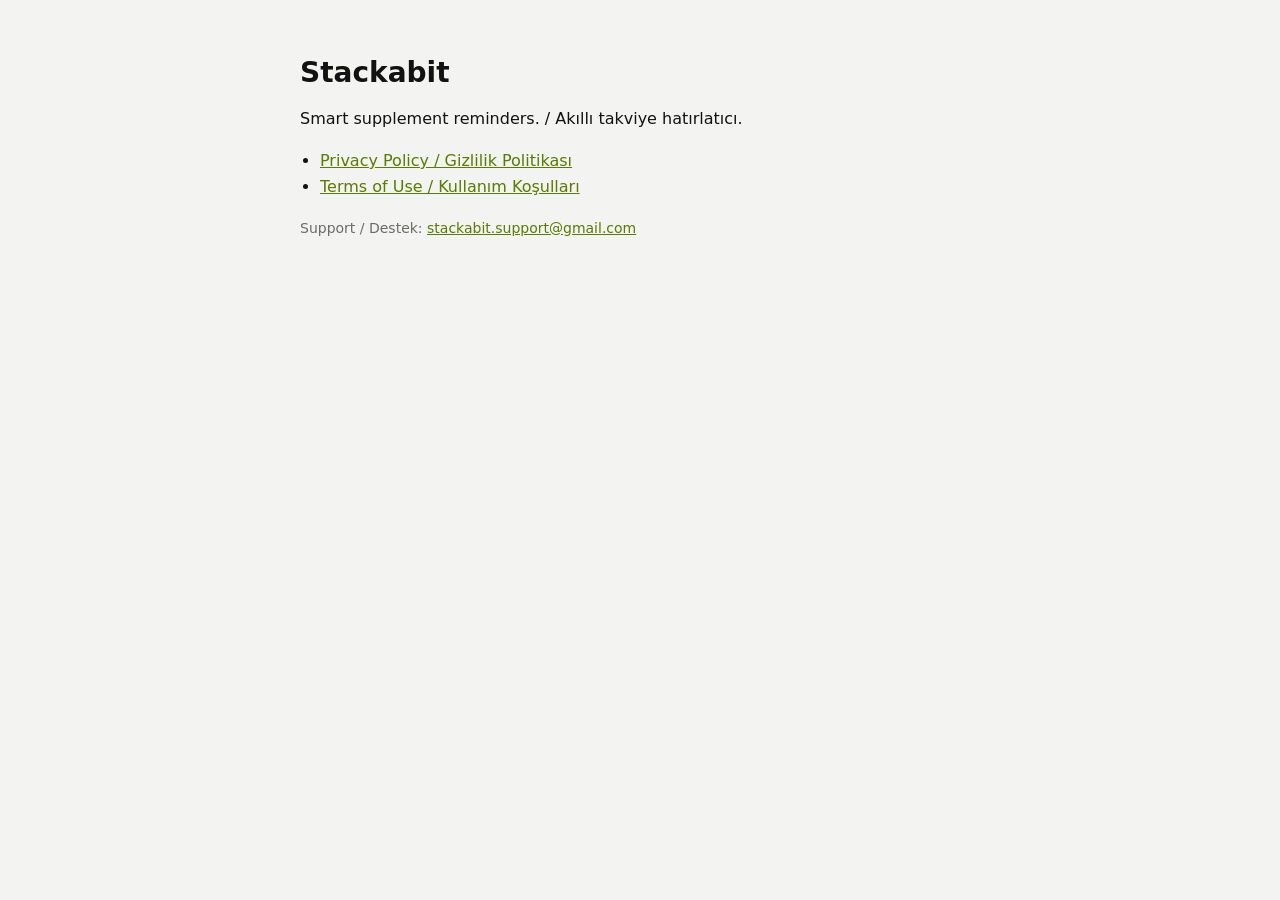
<file: index.html>
<!doctype html>
<html lang="en"><head><meta charset="utf-8"><meta name="viewport" content="width=device-width,initial-scale=1">
<title>Stackabit</title><link rel="stylesheet" href="style.css"></head>
<body><main>
<h1>Stackabit</h1>
<p>Smart supplement reminders. / Akıllı takviye hatırlatıcı.</p>
<ul>
<li><a href="privacy/">Privacy Policy / Gizlilik Politikası</a></li>
<li><a href="terms/">Terms of Use / Kullanım Koşulları</a></li>
</ul>
<p class="muted">Support / Destek: <a href="mailto:stackabit.support@gmail.com">stackabit.support@gmail.com</a></p>
</main></body></html>
</file>
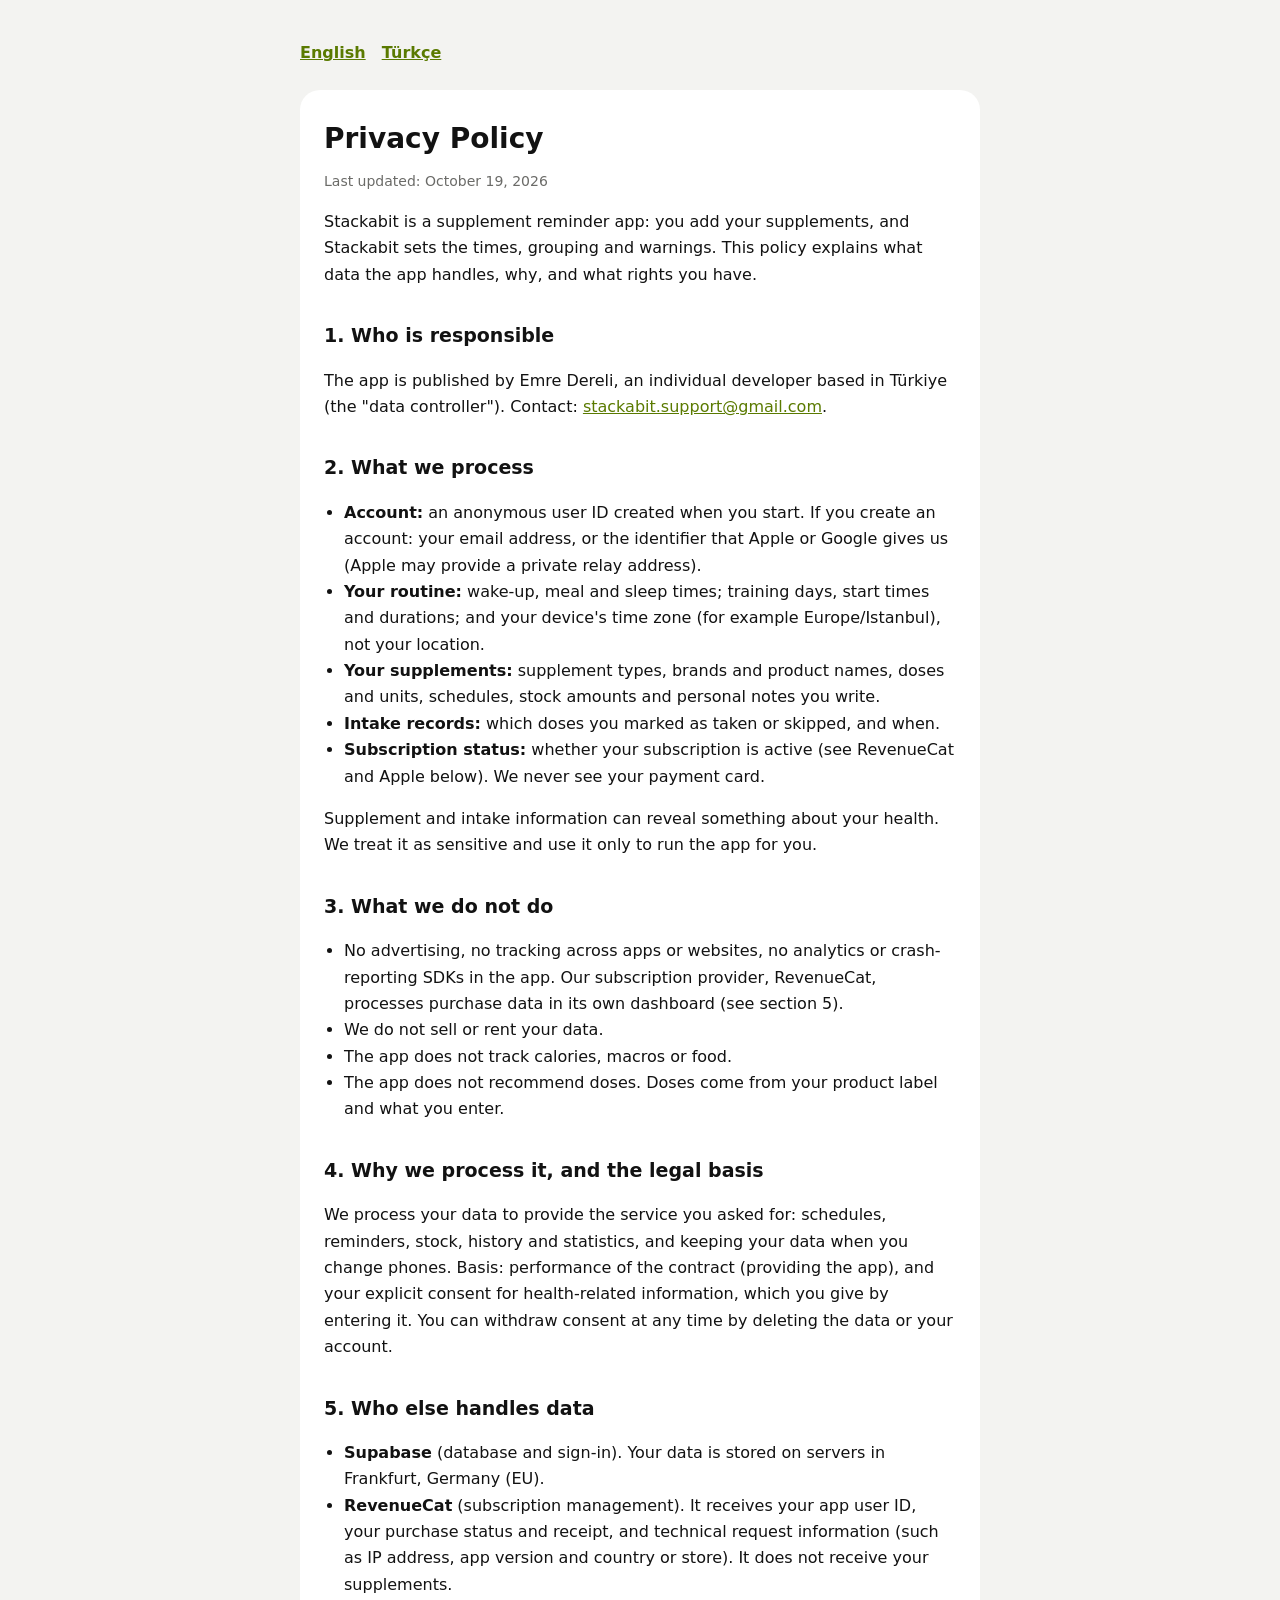
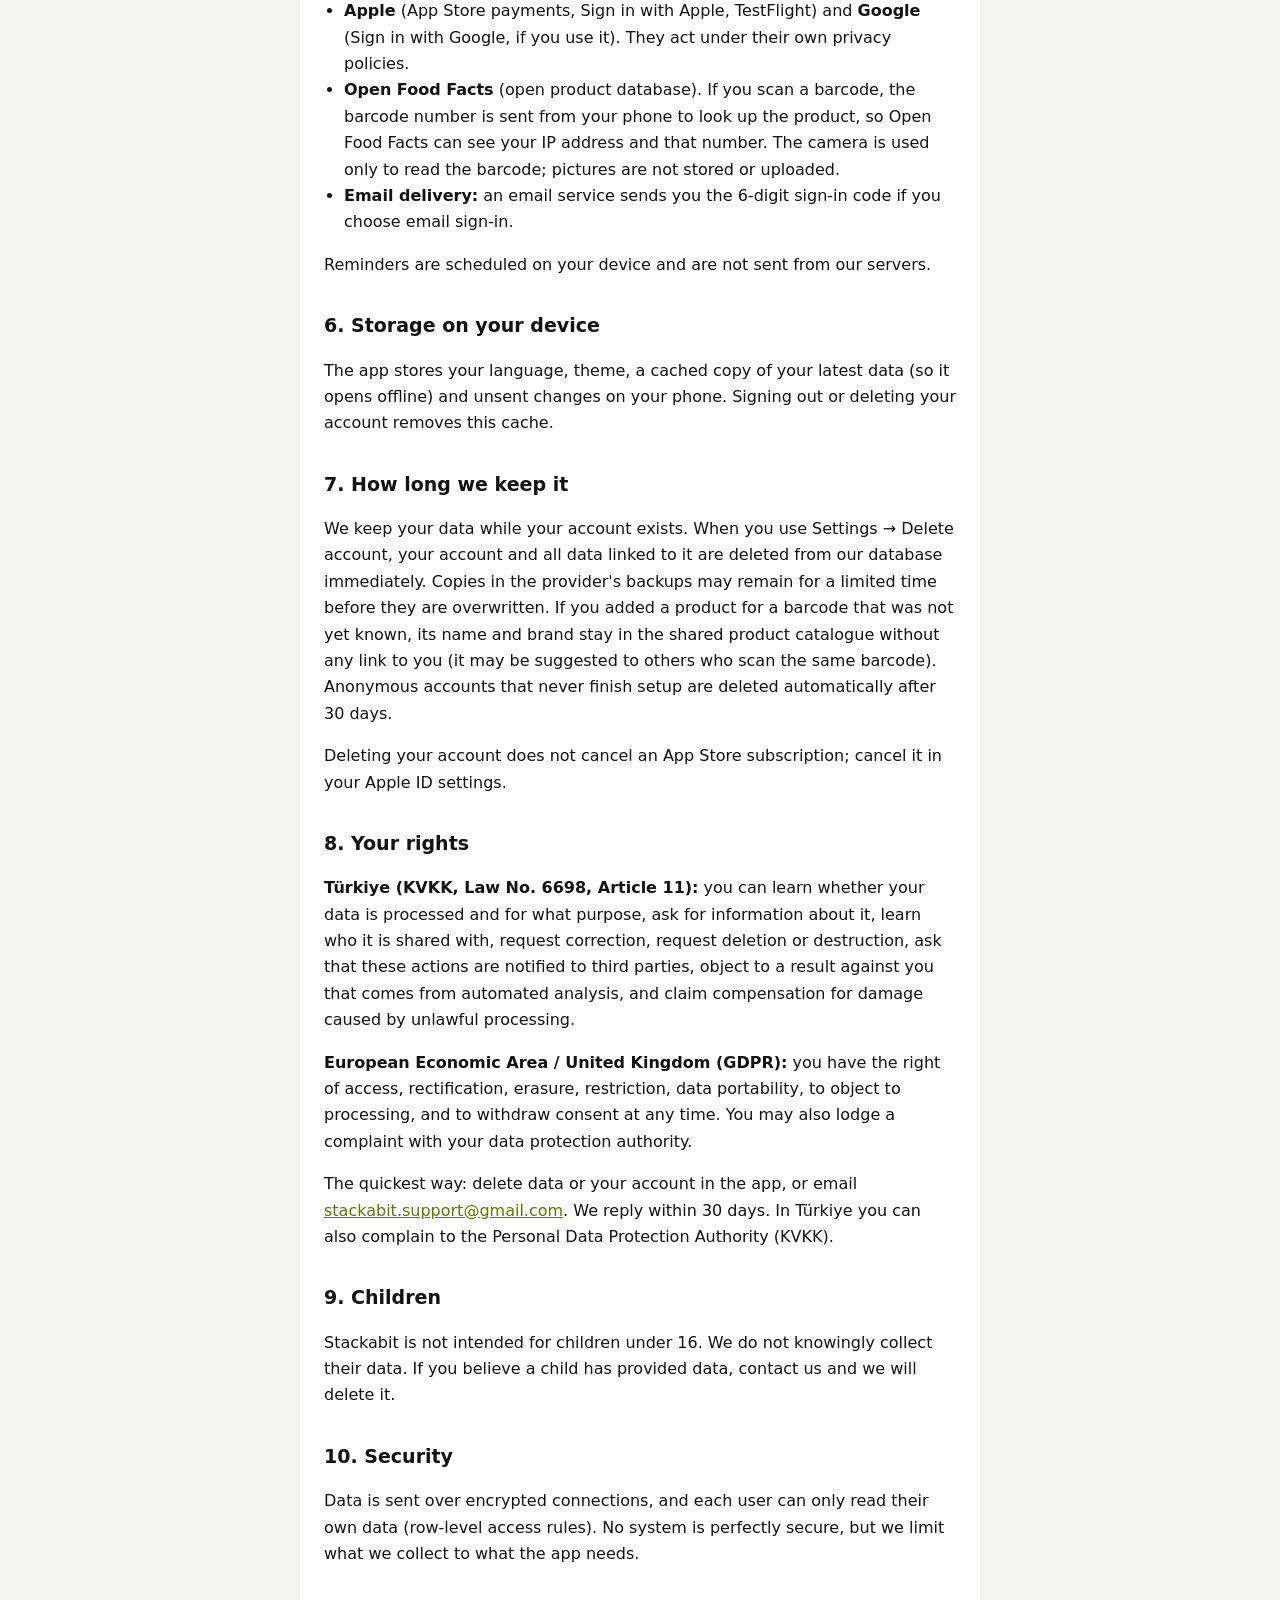
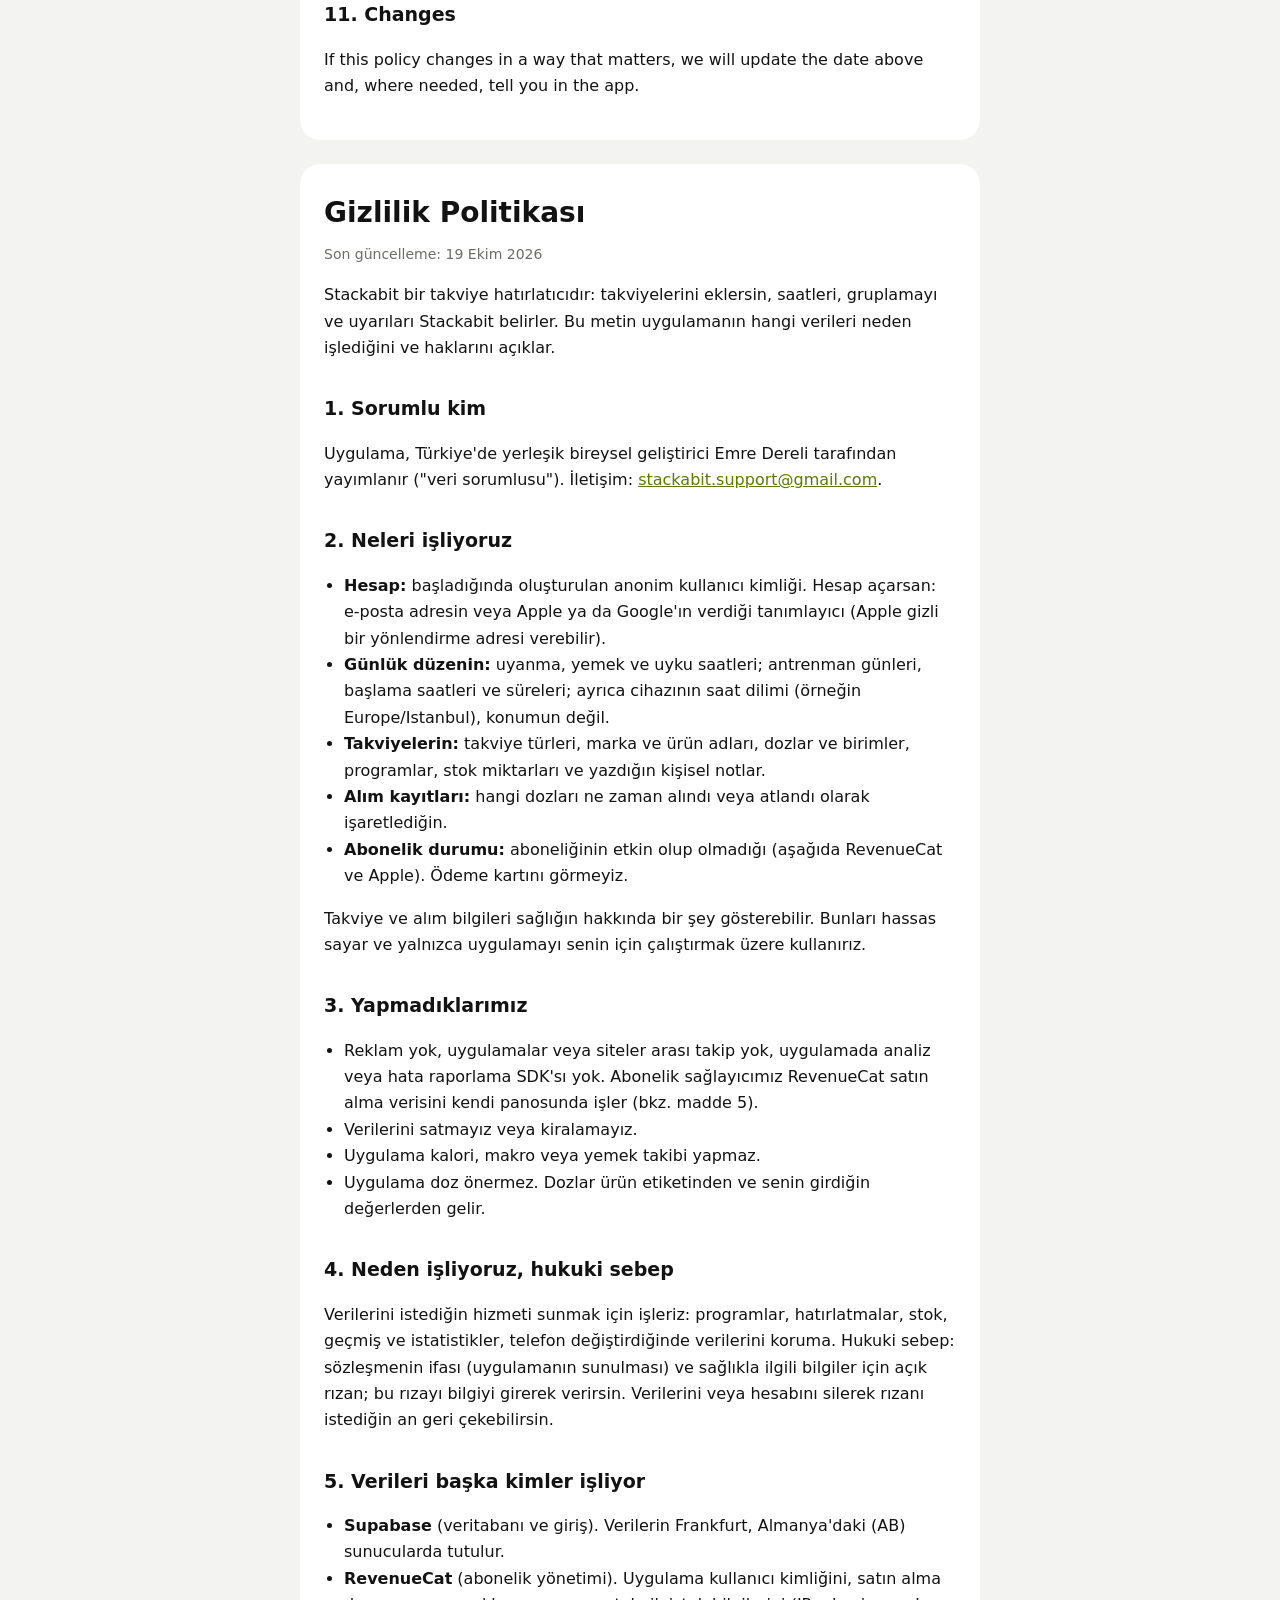
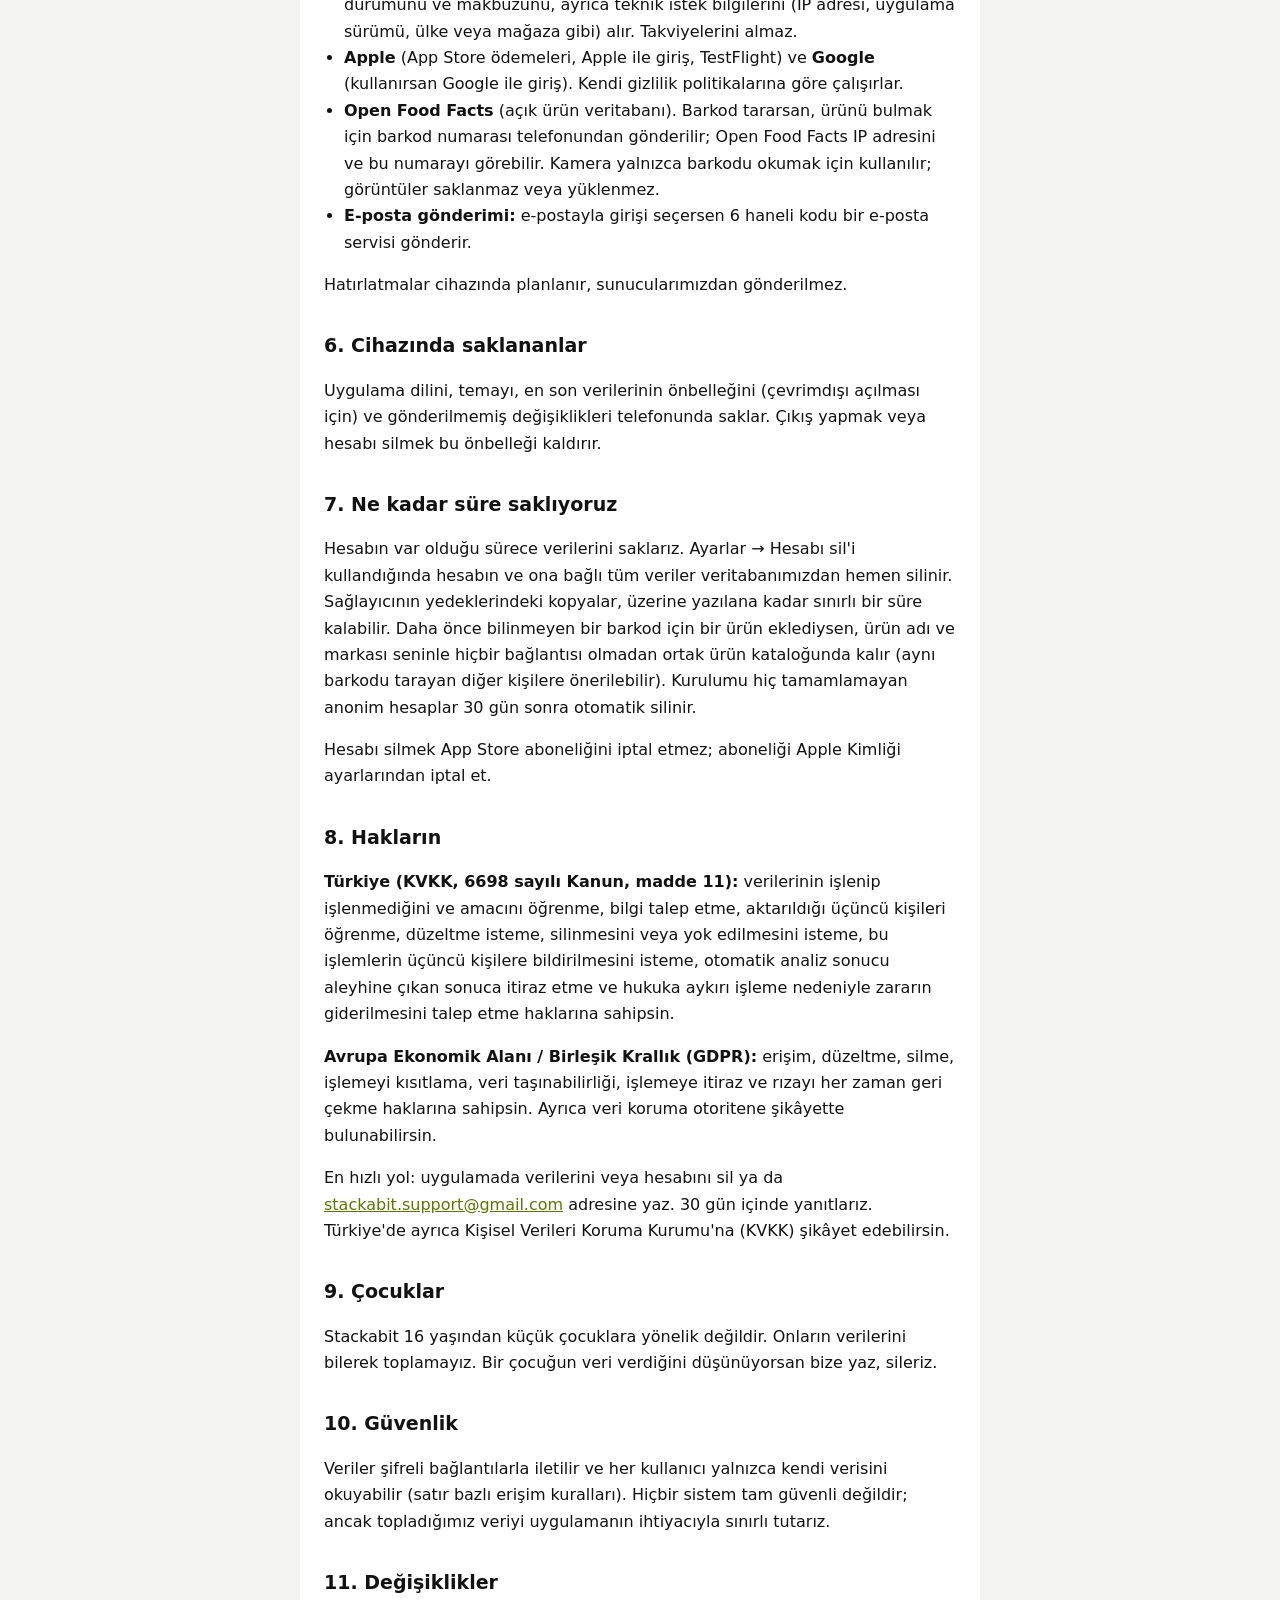
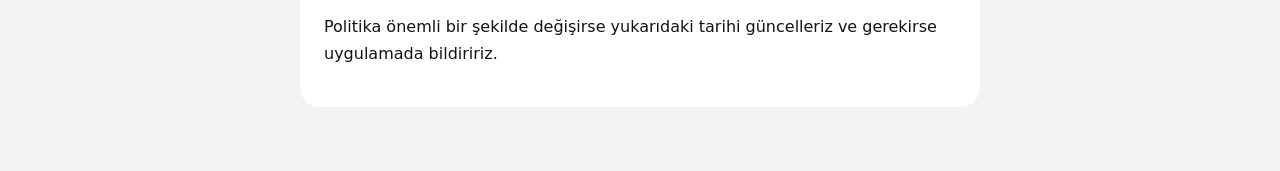
<file: privacy/index.html>
<!doctype html>
<html lang="en"><head><meta charset="utf-8"><meta name="viewport" content="width=device-width,initial-scale=1">
<title>Stackabit Privacy Policy / Gizlilik Politikası</title><link rel="stylesheet" href="../style.css"></head>
<body><main>
<nav class="lang"><a href="#en">English</a><a href="#tr">Türkçe</a></nav>

<section class="doc" id="en" lang="en">
<h1>Privacy Policy</h1>
<p class="muted">Last updated: October 19, 2026</p>

<p>Stackabit is a supplement reminder app: you add your supplements, and Stackabit sets the times, grouping and warnings. This policy explains what data the app handles, why, and what rights you have.</p>

<h2>1. Who is responsible</h2>
<p>The app is published by Emre Dereli, an individual developer based in Türkiye (the "data controller"). Contact: <a href="mailto:stackabit.support@gmail.com">stackabit.support@gmail.com</a>.</p>

<h2>2. What we process</h2>
<ul>
<li><strong>Account:</strong> an anonymous user ID created when you start. If you create an account: your email address, or the identifier that Apple or Google gives us (Apple may provide a private relay address).</li>
<li><strong>Your routine:</strong> wake-up, meal and sleep times; training days, start times and durations; and your device's time zone (for example Europe/Istanbul), not your location.</li>
<li><strong>Your supplements:</strong> supplement types, brands and product names, doses and units, schedules, stock amounts and personal notes you write.</li>
<li><strong>Intake records:</strong> which doses you marked as taken or skipped, and when.</li>
<li><strong>Subscription status:</strong> whether your subscription is active (see RevenueCat and Apple below). We never see your payment card.</li>
</ul>
<p>Supplement and intake information can reveal something about your health. We treat it as sensitive and use it only to run the app for you.</p>

<h2>3. What we do not do</h2>
<ul>
<li>No advertising, no tracking across apps or websites, no analytics or crash-reporting SDKs in the app. Our subscription provider, RevenueCat, processes purchase data in its own dashboard (see section 5).</li>
<li>We do not sell or rent your data.</li>
<li>The app does not track calories, macros or food.</li>
<li>The app does not recommend doses. Doses come from your product label and what you enter.</li>
</ul>

<h2>4. Why we process it, and the legal basis</h2>
<p>We process your data to provide the service you asked for: schedules, reminders, stock, history and statistics, and keeping your data when you change phones. Basis: performance of the contract (providing the app), and your explicit consent for health-related information, which you give by entering it. You can withdraw consent at any time by deleting the data or your account.</p>

<h2>5. Who else handles data</h2>
<ul>
<li><strong>Supabase</strong> (database and sign-in). Your data is stored on servers in Frankfurt, Germany (EU).</li>
<li><strong>RevenueCat</strong> (subscription management). It receives your app user ID, your purchase status and receipt, and technical request information (such as IP address, app version and country or store). It does not receive your supplements.</li>
<li><strong>Apple</strong> (App Store payments, Sign in with Apple, TestFlight) and <strong>Google</strong> (Sign in with Google, if you use it). They act under their own privacy policies.</li>
<li><strong>Open Food Facts</strong> (open product database). If you scan a barcode, the barcode number is sent from your phone to look up the product, so Open Food Facts can see your IP address and that number. The camera is used only to read the barcode; pictures are not stored or uploaded.</li>
<li><strong>Email delivery:</strong> an email service sends you the 6-digit sign-in code if you choose email sign-in.</li>
</ul>
<p>Reminders are scheduled on your device and are not sent from our servers.</p>

<h2>6. Storage on your device</h2>
<p>The app stores your language, theme, a cached copy of your latest data (so it opens offline) and unsent changes on your phone. Signing out or deleting your account removes this cache.</p>

<h2>7. How long we keep it</h2>
<p>We keep your data while your account exists. When you use Settings &rarr; Delete account, your account and all data linked to it are deleted from our database immediately. Copies in the provider's backups may remain for a limited time before they are overwritten. If you added a product for a barcode that was not yet known, its name and brand stay in the shared product catalogue without any link to you (it may be suggested to others who scan the same barcode). Anonymous accounts that never finish setup are deleted automatically after 30 days.</p>
<p>Deleting your account does not cancel an App Store subscription; cancel it in your Apple ID settings.</p>

<h2>8. Your rights</h2>
<p><strong>Türkiye (KVKK, Law No. 6698, Article 11):</strong> you can learn whether your data is processed and for what purpose, ask for information about it, learn who it is shared with, request correction, request deletion or destruction, ask that these actions are notified to third parties, object to a result against you that comes from automated analysis, and claim compensation for damage caused by unlawful processing.</p>
<p><strong>European Economic Area / United Kingdom (GDPR):</strong> you have the right of access, rectification, erasure, restriction, data portability, to object to processing, and to withdraw consent at any time. You may also lodge a complaint with your data protection authority.</p>
<p>The quickest way: delete data or your account in the app, or email <a href="mailto:stackabit.support@gmail.com">stackabit.support@gmail.com</a>. We reply within 30 days. In Türkiye you can also complain to the Personal Data Protection Authority (KVKK).</p>

<h2>9. Children</h2>
<p>Stackabit is not intended for children under 16. We do not knowingly collect their data. If you believe a child has provided data, contact us and we will delete it.</p>

<h2>10. Security</h2>
<p>Data is sent over encrypted connections, and each user can only read their own data (row-level access rules). No system is perfectly secure, but we limit what we collect to what the app needs.</p>

<h2>11. Changes</h2>
<p>If this policy changes in a way that matters, we will update the date above and, where needed, tell you in the app.</p>
</section>

<section class="doc" id="tr" lang="tr">
<h1>Gizlilik Politikası</h1>
<p class="muted">Son güncelleme: 19 Ekim 2026</p>

<p>Stackabit bir takviye hatırlatıcıdır: takviyelerini eklersin, saatleri, gruplamayı ve uyarıları Stackabit belirler. Bu metin uygulamanın hangi verileri neden işlediğini ve haklarını açıklar.</p>

<h2>1. Sorumlu kim</h2>
<p>Uygulama, Türkiye'de yerleşik bireysel geliştirici Emre Dereli tarafından yayımlanır ("veri sorumlusu"). İletişim: <a href="mailto:stackabit.support@gmail.com">stackabit.support@gmail.com</a>.</p>

<h2>2. Neleri işliyoruz</h2>
<ul>
<li><strong>Hesap:</strong> başladığında oluşturulan anonim kullanıcı kimliği. Hesap açarsan: e-posta adresin veya Apple ya da Google'ın verdiği tanımlayıcı (Apple gizli bir yönlendirme adresi verebilir).</li>
<li><strong>Günlük düzenin:</strong> uyanma, yemek ve uyku saatleri; antrenman günleri, başlama saatleri ve süreleri; ayrıca cihazının saat dilimi (örneğin Europe/Istanbul), konumun değil.</li>
<li><strong>Takviyelerin:</strong> takviye türleri, marka ve ürün adları, dozlar ve birimler, programlar, stok miktarları ve yazdığın kişisel notlar.</li>
<li><strong>Alım kayıtları:</strong> hangi dozları ne zaman alındı veya atlandı olarak işaretlediğin.</li>
<li><strong>Abonelik durumu:</strong> aboneliğinin etkin olup olmadığı (aşağıda RevenueCat ve Apple). Ödeme kartını görmeyiz.</li>
</ul>
<p>Takviye ve alım bilgileri sağlığın hakkında bir şey gösterebilir. Bunları hassas sayar ve yalnızca uygulamayı senin için çalıştırmak üzere kullanırız.</p>

<h2>3. Yapmadıklarımız</h2>
<ul>
<li>Reklam yok, uygulamalar veya siteler arası takip yok, uygulamada analiz veya hata raporlama SDK'sı yok. Abonelik sağlayıcımız RevenueCat satın alma verisini kendi panosunda işler (bkz. madde 5).</li>
<li>Verilerini satmayız veya kiralamayız.</li>
<li>Uygulama kalori, makro veya yemek takibi yapmaz.</li>
<li>Uygulama doz önermez. Dozlar ürün etiketinden ve senin girdiğin değerlerden gelir.</li>
</ul>

<h2>4. Neden işliyoruz, hukuki sebep</h2>
<p>Verilerini istediğin hizmeti sunmak için işleriz: programlar, hatırlatmalar, stok, geçmiş ve istatistikler, telefon değiştirdiğinde verilerini koruma. Hukuki sebep: sözleşmenin ifası (uygulamanın sunulması) ve sağlıkla ilgili bilgiler için açık rızan; bu rızayı bilgiyi girerek verirsin. Verilerini veya hesabını silerek rızanı istediğin an geri çekebilirsin.</p>

<h2>5. Verileri başka kimler işliyor</h2>
<ul>
<li><strong>Supabase</strong> (veritabanı ve giriş). Verilerin Frankfurt, Almanya'daki (AB) sunucularda tutulur.</li>
<li><strong>RevenueCat</strong> (abonelik yönetimi). Uygulama kullanıcı kimliğini, satın alma durumunu ve makbuzunu, ayrıca teknik istek bilgilerini (IP adresi, uygulama sürümü, ülke veya mağaza gibi) alır. Takviyelerini almaz.</li>
<li><strong>Apple</strong> (App Store ödemeleri, Apple ile giriş, TestFlight) ve <strong>Google</strong> (kullanırsan Google ile giriş). Kendi gizlilik politikalarına göre çalışırlar.</li>
<li><strong>Open Food Facts</strong> (açık ürün veritabanı). Barkod tararsan, ürünü bulmak için barkod numarası telefonundan gönderilir; Open Food Facts IP adresini ve bu numarayı görebilir. Kamera yalnızca barkodu okumak için kullanılır; görüntüler saklanmaz veya yüklenmez.</li>
<li><strong>E-posta gönderimi:</strong> e-postayla girişi seçersen 6 haneli kodu bir e-posta servisi gönderir.</li>
</ul>
<p>Hatırlatmalar cihazında planlanır, sunucularımızdan gönderilmez.</p>

<h2>6. Cihazında saklananlar</h2>
<p>Uygulama dilini, temayı, en son verilerinin önbelleğini (çevrimdışı açılması için) ve gönderilmemiş değişiklikleri telefonunda saklar. Çıkış yapmak veya hesabı silmek bu önbelleği kaldırır.</p>

<h2>7. Ne kadar süre saklıyoruz</h2>
<p>Hesabın var olduğu sürece verilerini saklarız. Ayarlar &rarr; Hesabı sil'i kullandığında hesabın ve ona bağlı tüm veriler veritabanımızdan hemen silinir. Sağlayıcının yedeklerindeki kopyalar, üzerine yazılana kadar sınırlı bir süre kalabilir. Daha önce bilinmeyen bir barkod için bir ürün eklediysen, ürün adı ve markası seninle hiçbir bağlantısı olmadan ortak ürün kataloğunda kalır (aynı barkodu tarayan diğer kişilere önerilebilir). Kurulumu hiç tamamlamayan anonim hesaplar 30 gün sonra otomatik silinir.</p>
<p>Hesabı silmek App Store aboneliğini iptal etmez; aboneliği Apple Kimliği ayarlarından iptal et.</p>

<h2>8. Hakların</h2>
<p><strong>Türkiye (KVKK, 6698 sayılı Kanun, madde 11):</strong> verilerinin işlenip işlenmediğini ve amacını öğrenme, bilgi talep etme, aktarıldığı üçüncü kişileri öğrenme, düzeltme isteme, silinmesini veya yok edilmesini isteme, bu işlemlerin üçüncü kişilere bildirilmesini isteme, otomatik analiz sonucu aleyhine çıkan sonuca itiraz etme ve hukuka aykırı işleme nedeniyle zararın giderilmesini talep etme haklarına sahipsin.</p>
<p><strong>Avrupa Ekonomik Alanı / Birleşik Krallık (GDPR):</strong> erişim, düzeltme, silme, işlemeyi kısıtlama, veri taşınabilirliği, işlemeye itiraz ve rızayı her zaman geri çekme haklarına sahipsin. Ayrıca veri koruma otoritene şikâyette bulunabilirsin.</p>
<p>En hızlı yol: uygulamada verilerini veya hesabını sil ya da <a href="mailto:stackabit.support@gmail.com">stackabit.support@gmail.com</a> adresine yaz. 30 gün içinde yanıtlarız. Türkiye'de ayrıca Kişisel Verileri Koruma Kurumu'na (KVKK) şikâyet edebilirsin.</p>

<h2>9. Çocuklar</h2>
<p>Stackabit 16 yaşından küçük çocuklara yönelik değildir. Onların verilerini bilerek toplamayız. Bir çocuğun veri verdiğini düşünüyorsan bize yaz, sileriz.</p>

<h2>10. Güvenlik</h2>
<p>Veriler şifreli bağlantılarla iletilir ve her kullanıcı yalnızca kendi verisini okuyabilir (satır bazlı erişim kuralları). Hiçbir sistem tam güvenli değildir; ancak topladığımız veriyi uygulamanın ihtiyacıyla sınırlı tutarız.</p>

<h2>11. Değişiklikler</h2>
<p>Politika önemli bir şekilde değişirse yukarıdaki tarihi güncelleriz ve gerekirse uygulamada bildiririz.</p>
</section>
</main></body></html>
</file>
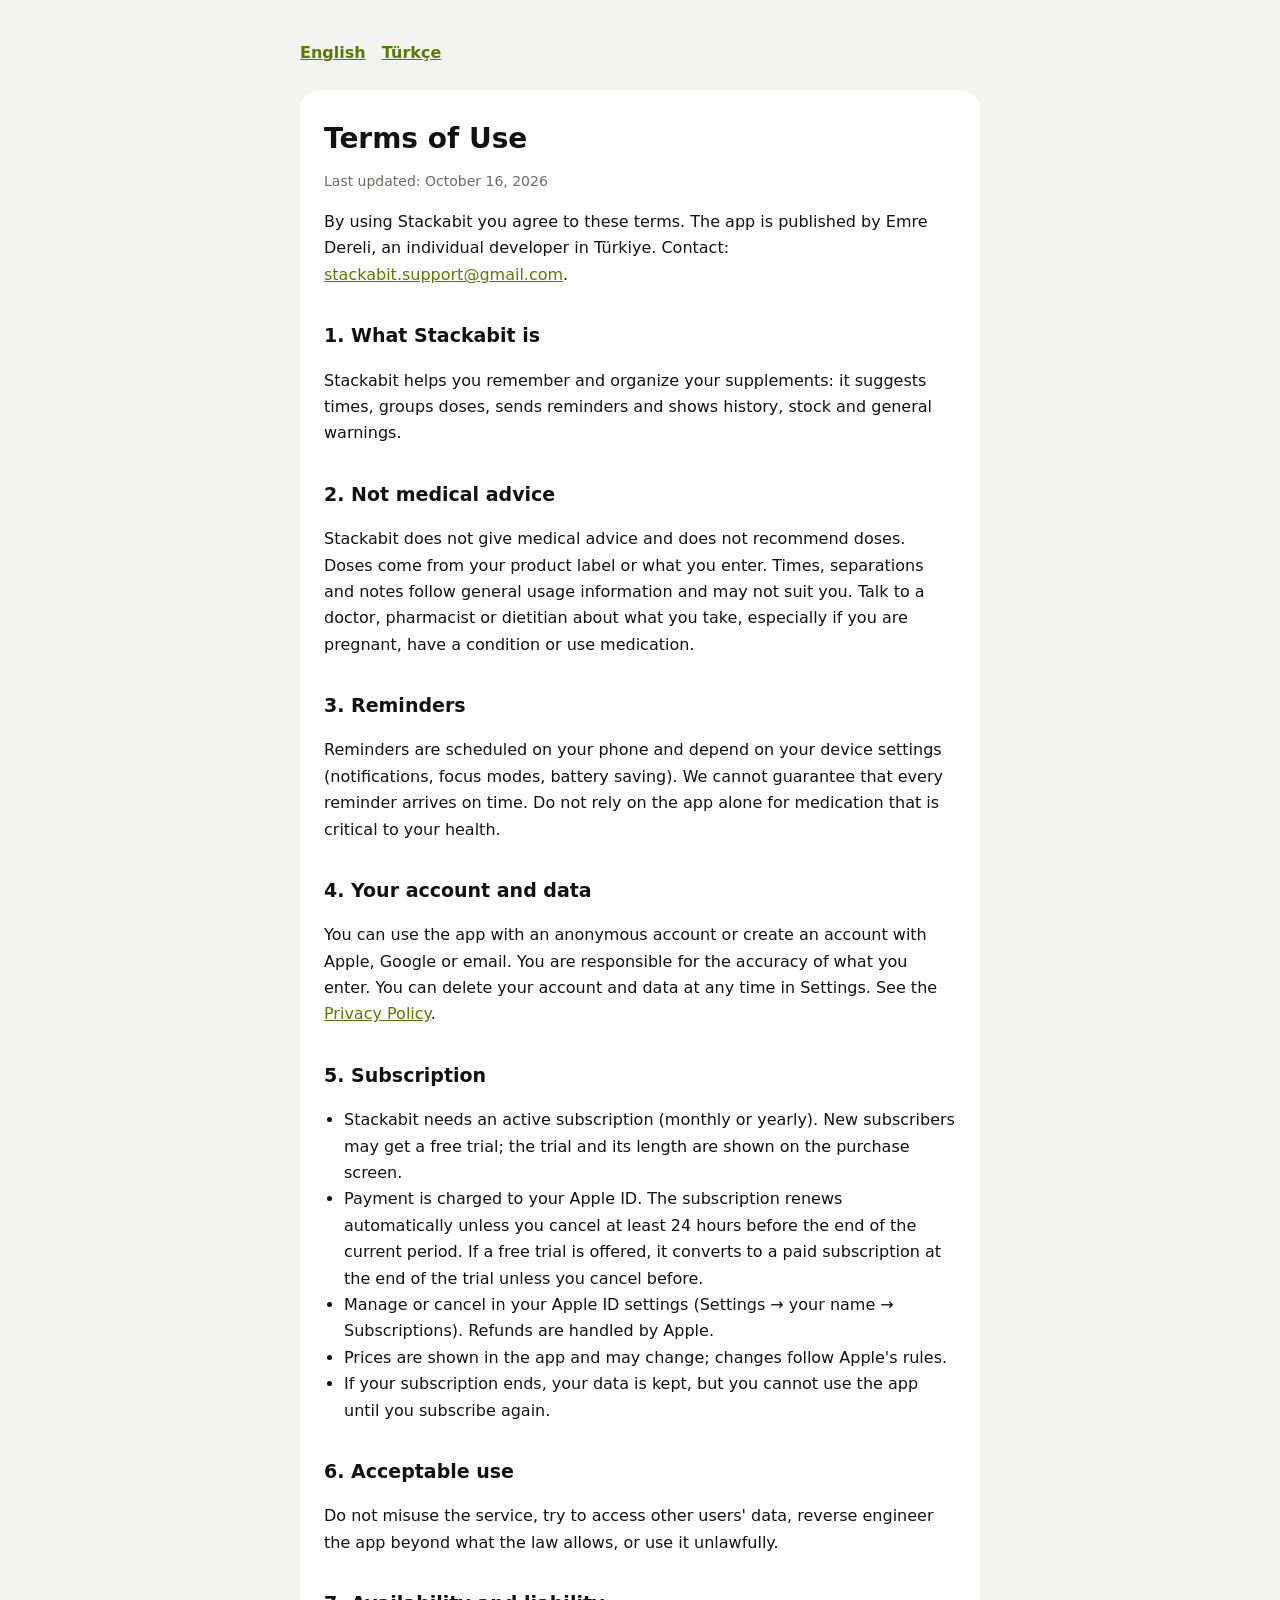
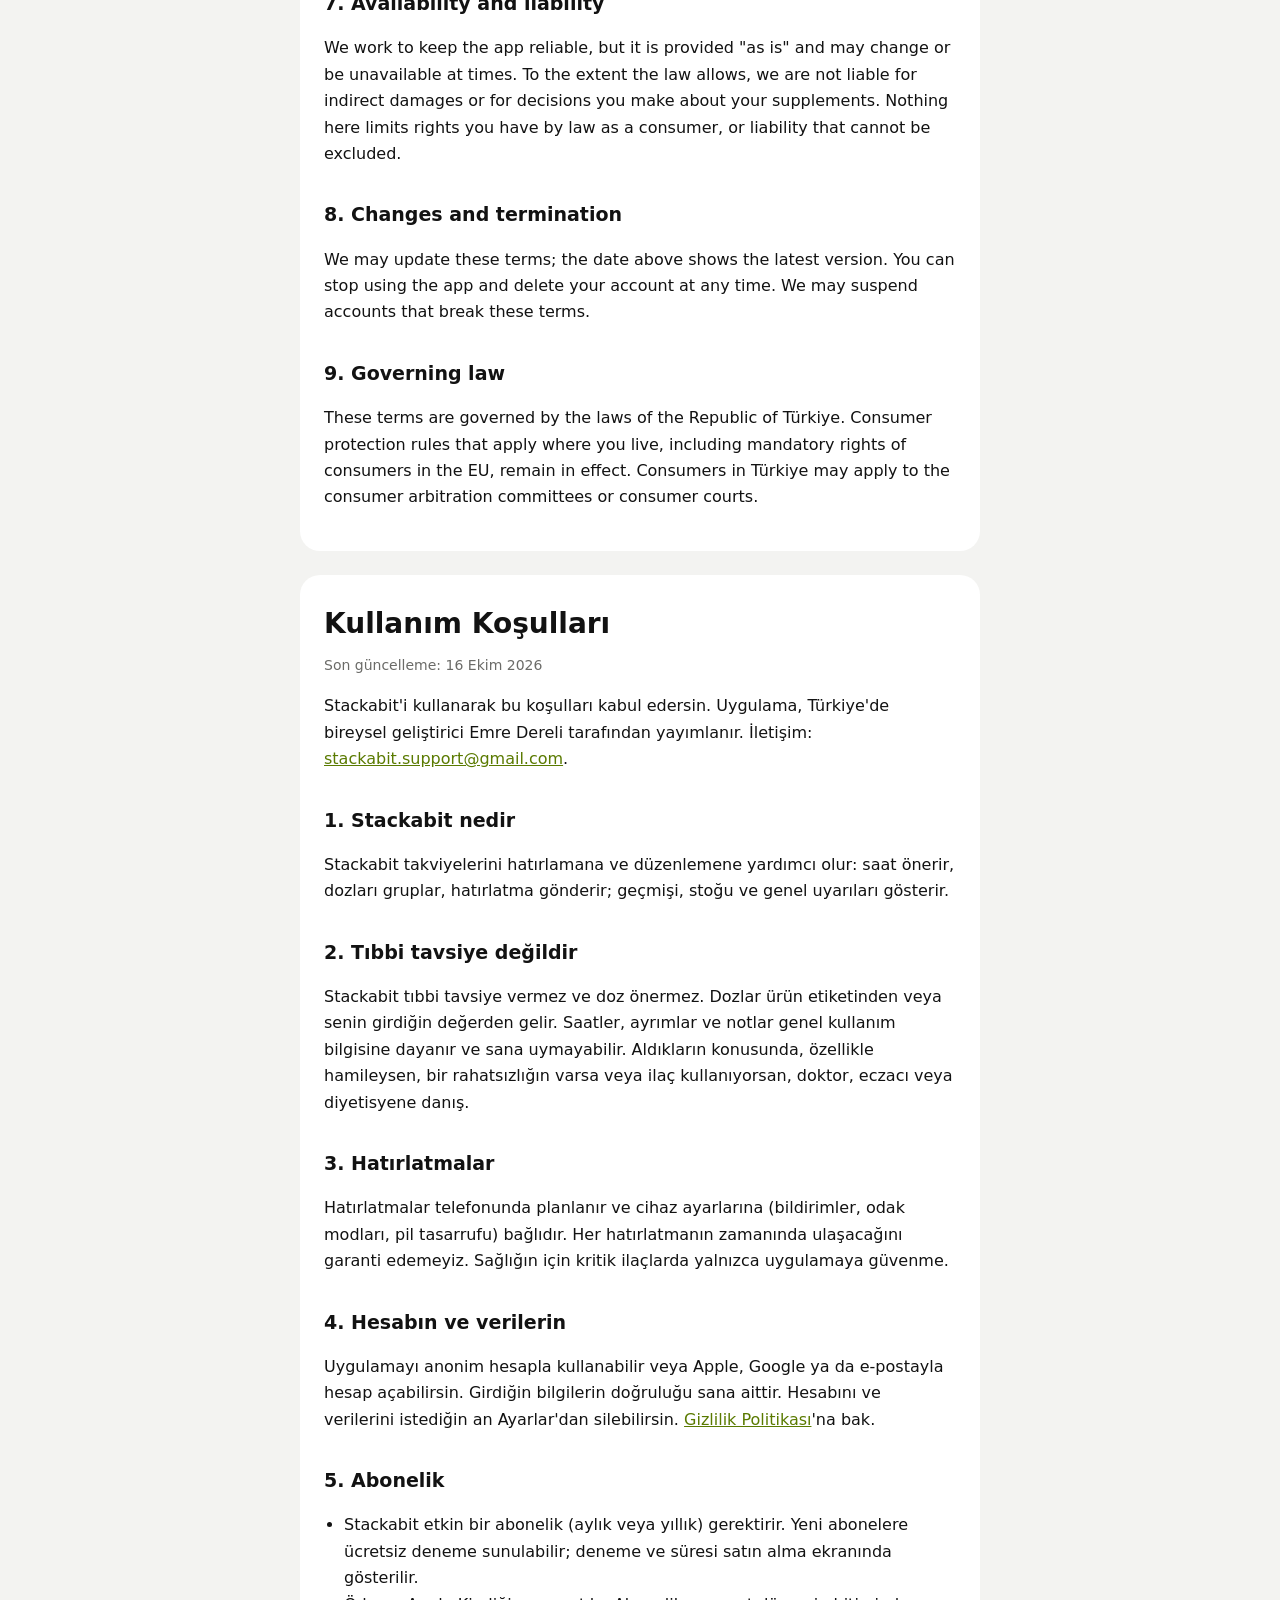
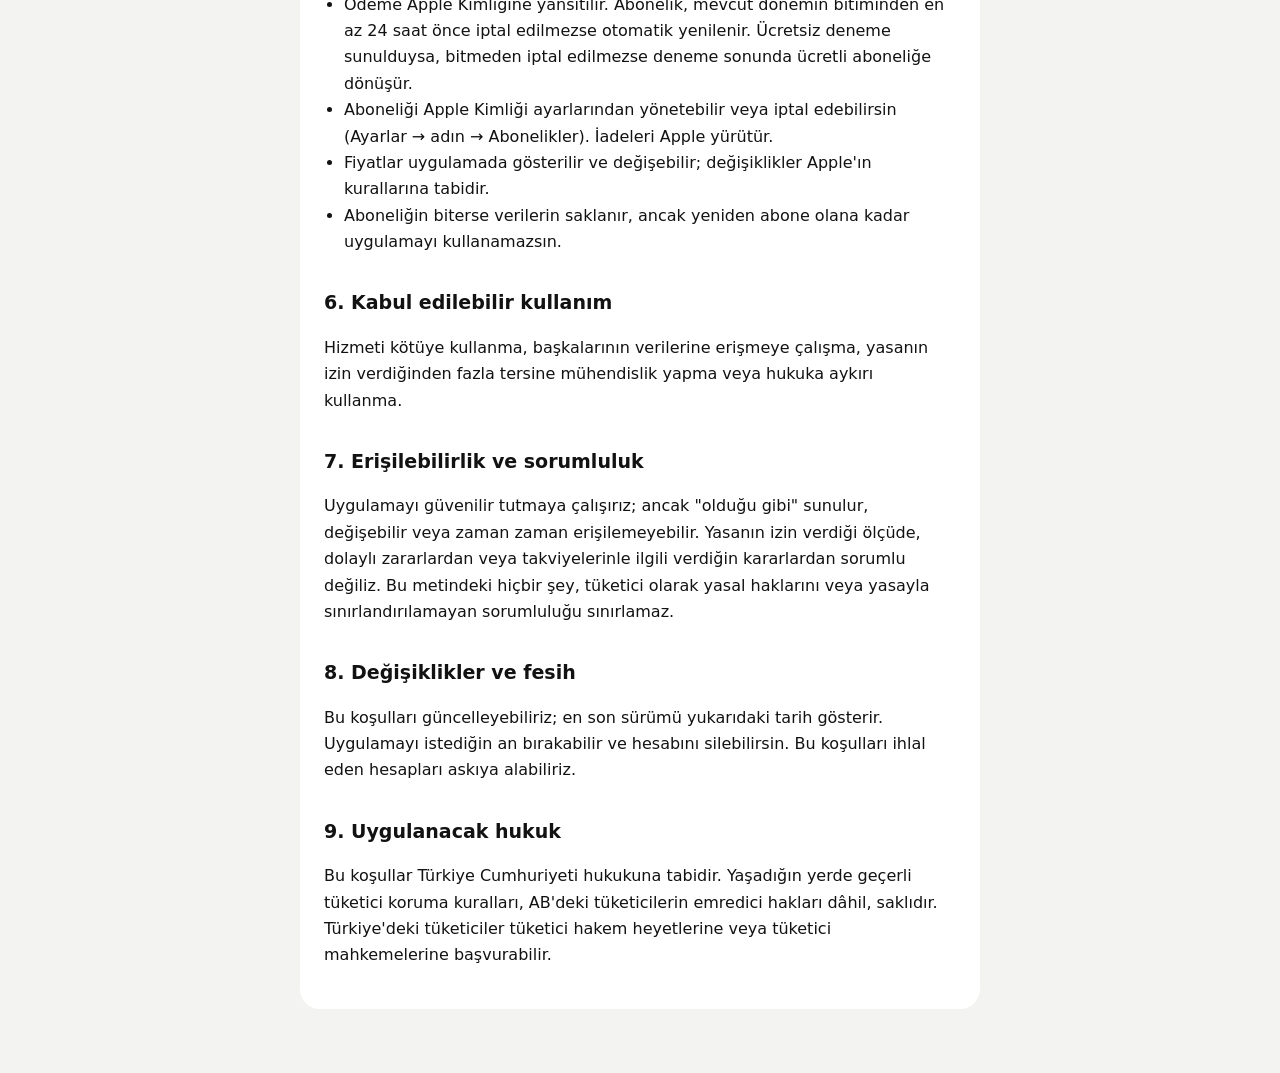
<file: terms/index.html>
<!doctype html>
<html lang="en"><head><meta charset="utf-8"><meta name="viewport" content="width=device-width,initial-scale=1">
<title>Stackabit Terms of Use / Kullanım Koşulları</title><link rel="stylesheet" href="../style.css"></head>
<body><main>
<nav class="lang"><a href="#en">English</a><a href="#tr">Türkçe</a></nav>

<section class="doc" id="en" lang="en">
<h1>Terms of Use</h1>
<p class="muted">Last updated: October 16, 2026</p>

<p>By using Stackabit you agree to these terms. The app is published by Emre Dereli, an individual developer in Türkiye. Contact: <a href="mailto:stackabit.support@gmail.com">stackabit.support@gmail.com</a>.</p>

<h2>1. What Stackabit is</h2>
<p>Stackabit helps you remember and organize your supplements: it suggests times, groups doses, sends reminders and shows history, stock and general warnings.</p>

<h2>2. Not medical advice</h2>
<p>Stackabit does not give medical advice and does not recommend doses. Doses come from your product label or what you enter. Times, separations and notes follow general usage information and may not suit you. Talk to a doctor, pharmacist or dietitian about what you take, especially if you are pregnant, have a condition or use medication.</p>

<h2>3. Reminders</h2>
<p>Reminders are scheduled on your phone and depend on your device settings (notifications, focus modes, battery saving). We cannot guarantee that every reminder arrives on time. Do not rely on the app alone for medication that is critical to your health.</p>

<h2>4. Your account and data</h2>
<p>You can use the app with an anonymous account or create an account with Apple, Google or email. You are responsible for the accuracy of what you enter. You can delete your account and data at any time in Settings. See the <a href="../privacy/">Privacy Policy</a>.</p>

<h2>5. Subscription</h2>
<ul>
<li>Stackabit needs an active subscription (monthly or yearly). New subscribers may get a free trial; the trial and its length are shown on the purchase screen.</li>
<li>Payment is charged to your Apple ID. The subscription renews automatically unless you cancel at least 24 hours before the end of the current period. If a free trial is offered, it converts to a paid subscription at the end of the trial unless you cancel before.</li>
<li>Manage or cancel in your Apple ID settings (Settings &rarr; your name &rarr; Subscriptions). Refunds are handled by Apple.</li>
<li>Prices are shown in the app and may change; changes follow Apple's rules.</li>
<li>If your subscription ends, your data is kept, but you cannot use the app until you subscribe again.</li>
</ul>

<h2>6. Acceptable use</h2>
<p>Do not misuse the service, try to access other users' data, reverse engineer the app beyond what the law allows, or use it unlawfully.</p>

<h2>7. Availability and liability</h2>
<p>We work to keep the app reliable, but it is provided "as is" and may change or be unavailable at times. To the extent the law allows, we are not liable for indirect damages or for decisions you make about your supplements. Nothing here limits rights you have by law as a consumer, or liability that cannot be excluded.</p>

<h2>8. Changes and termination</h2>
<p>We may update these terms; the date above shows the latest version. You can stop using the app and delete your account at any time. We may suspend accounts that break these terms.</p>

<h2>9. Governing law</h2>
<p>These terms are governed by the laws of the Republic of Türkiye. Consumer protection rules that apply where you live, including mandatory rights of consumers in the EU, remain in effect. Consumers in Türkiye may apply to the consumer arbitration committees or consumer courts.</p>
</section>

<section class="doc" id="tr" lang="tr">
<h1>Kullanım Koşulları</h1>
<p class="muted">Son güncelleme: 16 Ekim 2026</p>

<p>Stackabit'i kullanarak bu koşulları kabul edersin. Uygulama, Türkiye'de bireysel geliştirici Emre Dereli tarafından yayımlanır. İletişim: <a href="mailto:stackabit.support@gmail.com">stackabit.support@gmail.com</a>.</p>

<h2>1. Stackabit nedir</h2>
<p>Stackabit takviyelerini hatırlamana ve düzenlemene yardımcı olur: saat önerir, dozları gruplar, hatırlatma gönderir; geçmişi, stoğu ve genel uyarıları gösterir.</p>

<h2>2. Tıbbi tavsiye değildir</h2>
<p>Stackabit tıbbi tavsiye vermez ve doz önermez. Dozlar ürün etiketinden veya senin girdiğin değerden gelir. Saatler, ayrımlar ve notlar genel kullanım bilgisine dayanır ve sana uymayabilir. Aldıkların konusunda, özellikle hamileysen, bir rahatsızlığın varsa veya ilaç kullanıyorsan, doktor, eczacı veya diyetisyene danış.</p>

<h2>3. Hatırlatmalar</h2>
<p>Hatırlatmalar telefonunda planlanır ve cihaz ayarlarına (bildirimler, odak modları, pil tasarrufu) bağlıdır. Her hatırlatmanın zamanında ulaşacağını garanti edemeyiz. Sağlığın için kritik ilaçlarda yalnızca uygulamaya güvenme.</p>

<h2>4. Hesabın ve verilerin</h2>
<p>Uygulamayı anonim hesapla kullanabilir veya Apple, Google ya da e-postayla hesap açabilirsin. Girdiğin bilgilerin doğruluğu sana aittir. Hesabını ve verilerini istediğin an Ayarlar'dan silebilirsin. <a href="../privacy/">Gizlilik Politikası</a>'na bak.</p>

<h2>5. Abonelik</h2>
<ul>
<li>Stackabit etkin bir abonelik (aylık veya yıllık) gerektirir. Yeni abonelere ücretsiz deneme sunulabilir; deneme ve süresi satın alma ekranında gösterilir.</li>
<li>Ödeme Apple Kimliğine yansıtılır. Abonelik, mevcut dönemin bitiminden en az 24 saat önce iptal edilmezse otomatik yenilenir. Ücretsiz deneme sunulduysa, bitmeden iptal edilmezse deneme sonunda ücretli aboneliğe dönüşür.</li>
<li>Aboneliği Apple Kimliği ayarlarından yönetebilir veya iptal edebilirsin (Ayarlar &rarr; adın &rarr; Abonelikler). İadeleri Apple yürütür.</li>
<li>Fiyatlar uygulamada gösterilir ve değişebilir; değişiklikler Apple'ın kurallarına tabidir.</li>
<li>Aboneliğin biterse verilerin saklanır, ancak yeniden abone olana kadar uygulamayı kullanamazsın.</li>
</ul>

<h2>6. Kabul edilebilir kullanım</h2>
<p>Hizmeti kötüye kullanma, başkalarının verilerine erişmeye çalışma, yasanın izin verdiğinden fazla tersine mühendislik yapma veya hukuka aykırı kullanma.</p>

<h2>7. Erişilebilirlik ve sorumluluk</h2>
<p>Uygulamayı güvenilir tutmaya çalışırız; ancak "olduğu gibi" sunulur, değişebilir veya zaman zaman erişilemeyebilir. Yasanın izin verdiği ölçüde, dolaylı zararlardan veya takviyelerinle ilgili verdiğin kararlardan sorumlu değiliz. Bu metindeki hiçbir şey, tüketici olarak yasal haklarını veya yasayla sınırlandırılamayan sorumluluğu sınırlamaz.</p>

<h2>8. Değişiklikler ve fesih</h2>
<p>Bu koşulları güncelleyebiliriz; en son sürümü yukarıdaki tarih gösterir. Uygulamayı istediğin an bırakabilir ve hesabını silebilirsin. Bu koşulları ihlal eden hesapları askıya alabiliriz.</p>

<h2>9. Uygulanacak hukuk</h2>
<p>Bu koşullar Türkiye Cumhuriyeti hukukuna tabidir. Yaşadığın yerde geçerli tüketici koruma kuralları, AB'deki tüketicilerin emredici hakları dâhil, saklıdır. Türkiye'deki tüketiciler tüketici hakem heyetlerine veya tüketici mahkemelerine başvurabilir.</p>
</section>
</main></body></html>
</file>
<file: style.css>
:root{--bg:#F3F3F1;--surface:#fff;--ink:#121212;--muted:#6B6B68;--divider:#E0E0DE;--link:#5A7A00}
@media (prefers-color-scheme:dark){:root{--bg:#0E0F0C;--surface:#181A15;--ink:#F2F3EE;--muted:#A4A79D;--divider:#2A2D25;--link:#C0F900}}
*{box-sizing:border-box}
body{margin:0;background:var(--bg);color:var(--ink);font:16px/1.65 system-ui,-apple-system,"Segoe UI",Roboto,sans-serif}
main{max-width:720px;margin:0 auto;padding:32px 20px 64px}
h1{font-size:28px;line-height:1.2;margin:24px 0 4px}
h2{font-size:19px;margin:32px 0 8px}
.muted{color:var(--muted);font-size:14px}
a{color:var(--link)}
nav.lang{display:flex;gap:16px;margin:8px 0 0;font-weight:600}
section.doc{background:var(--surface);border-radius:20px;padding:8px 24px 24px;margin-top:24px}
ul{padding-left:20px}
</file>
